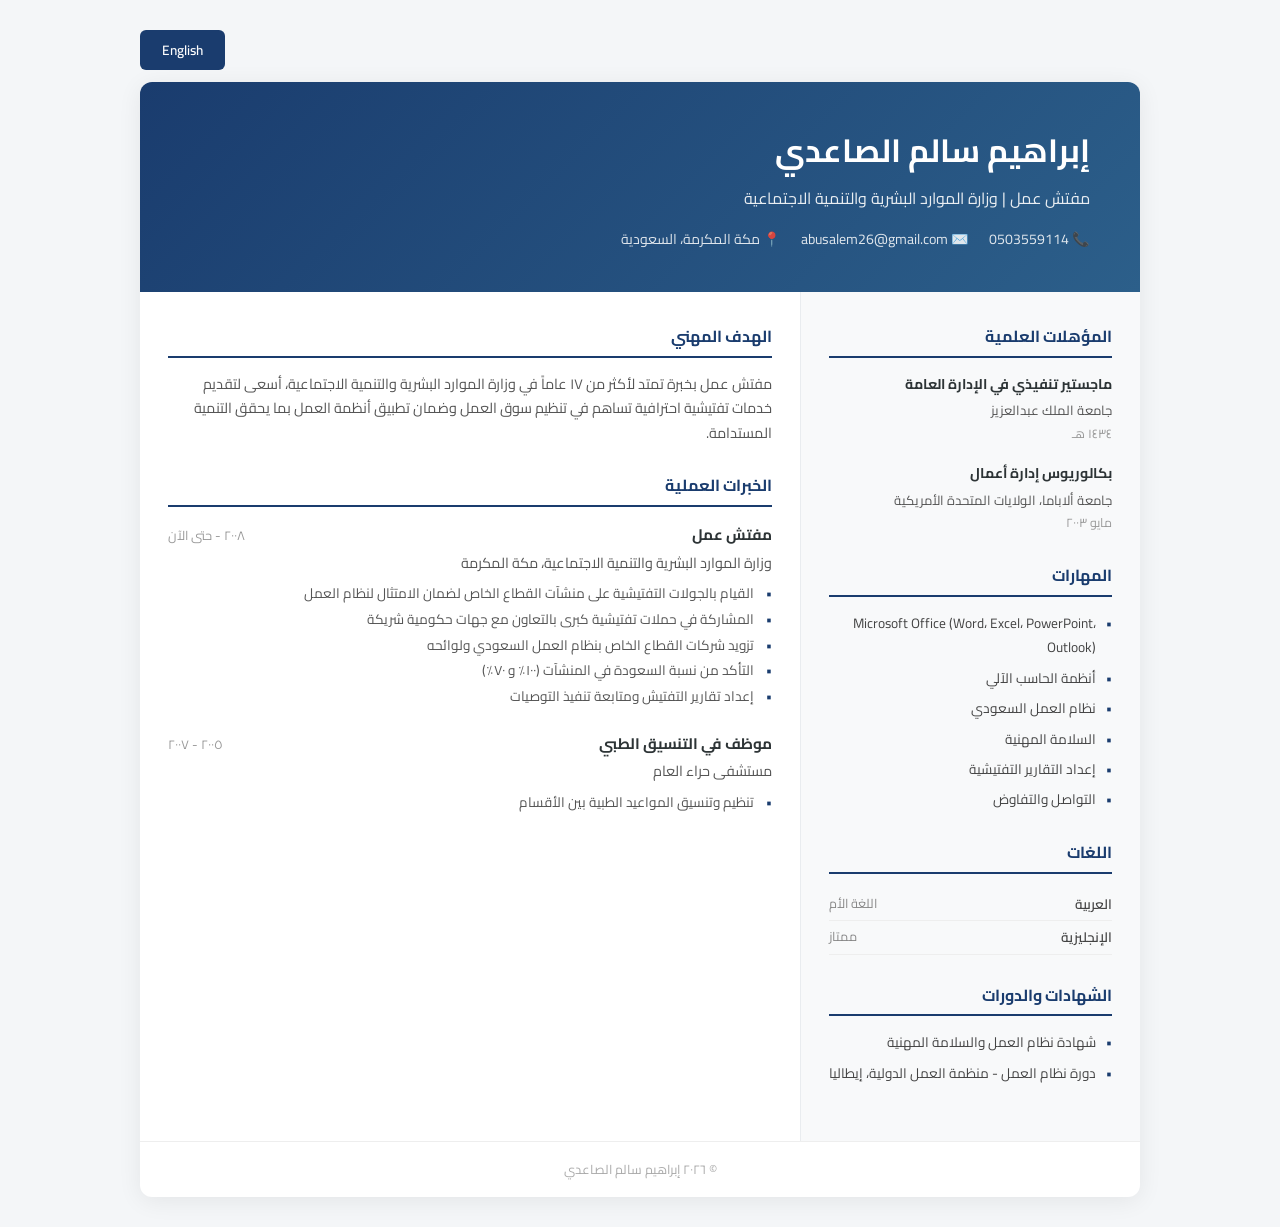
<file: index.html>
<!DOCTYPE html>
<html lang="ar" dir="rtl">
<head>
    <meta charset="UTF-8">
    <meta name="viewport" content="width=device-width, initial-scale=1.0">
    <title>إبراهيم سالم الصاعدي - السيرة الذاتية</title>
    <link rel="stylesheet" href="style.css">
    <link rel="preconnect" href="https://fonts.googleapis.com">
    <link rel="preconnect" href="https://fonts.gstatic.com" crossorigin>
    <link href="https://fonts.googleapis.com/css2?family=Cairo:wght@300;400;500;600;700&display=swap" rel="stylesheet">
</head>
<body>
    <div class="lang-toggle">
        <a href="en.html" class="lang-btn">English</a>
    </div>

    <div class="cv-container">
        <header class="cv-header">
            <h1>إبراهيم سالم الصاعدي</h1>
            <p class="cv-title">مفتش عمل | وزارة الموارد البشرية والتنمية الاجتماعية</p>
            <div class="cv-contact">
                <span>📞 0503559114</span>
                <span>✉️ abusalem26@gmail.com</span>
                <span>📍 مكة المكرمة، السعودية</span>
            </div>
        </header>

        <div class="cv-grid">
            <div class="cv-sidebar">
                <section>
                    <h3>المؤهلات العلمية</h3>
                    <div class="cv-item">
                        <h4>ماجستير تنفيذي في الإدارة العامة</h4>
                        <p class="cv-place">جامعة الملك عبدالعزيز</p>
                        <p class="cv-date">١٤٣٤ هـ</p>
                    </div>
                    <div class="cv-item">
                        <h4>بكالوريوس إدارة أعمال</h4>
                        <p class="cv-place">جامعة ألاباما، الولايات المتحدة الأمريكية</p>
                        <p class="cv-date">مايو ٢٠٠٣</p>
                    </div>
                </section>

                <section>
                    <h3>المهارات</h3>
                    <ul class="cv-skills">
                        <li>Microsoft Office (Word، Excel، PowerPoint، Outlook)</li>
                        <li>أنظمة الحاسب الآلي</li>
                        <li>نظام العمل السعودي</li>
                        <li>السلامة المهنية</li>
                        <li>إعداد التقارير التفتيشية</li>
                        <li>التواصل والتفاوض</li>
                    </ul>
                </section>

                <section>
                    <h3>اللغات</h3>
                    <ul class="cv-langs">
                        <li><span>العربية</span> <span>اللغة الأم</span></li>
                        <li><span>الإنجليزية</span> <span>ممتاز</span></li>
                    </ul>
                </section>

                <section>
                    <h3>الشهادات والدورات</h3>
                    <ul class="cv-certs">
                        <li>شهادة نظام العمل والسلامة المهنية</li>
                        <li>دورة نظام العمل - منظمة العمل الدولية، إيطاليا</li>
                    </ul>
                </section>
            </div>

            <div class="cv-main">
                <section>
                    <h3>الهدف المهني</h3>
                    <p>مفتش عمل بخبرة تمتد لأكثر من ١٧ عاماً في وزارة الموارد البشرية والتنمية الاجتماعية، أسعى لتقديم خدمات تفتيشية احترافية تساهم في تنظيم سوق العمل وضمان تطبيق أنظمة العمل بما يحقق التنمية المستدامة.</p>
                </section>

                <section>
                    <h3>الخبرات العملية</h3>

                    <div class="cv-job">
                        <div class="job-header">
                            <h4>مفتش عمل</h4>
                            <span class="job-date">٢٠٠٨ - حتى الآن</span>
                        </div>
                        <p class="job-place">وزارة الموارد البشرية والتنمية الاجتماعية، مكة المكرمة</p>
                        <ul class="job-details">
                            <li>القيام بالجولات التفتيشية على منشآت القطاع الخاص لضمان الامتثال لنظام العمل</li>
                            <li>المشاركة في حملات تفتيشية كبرى بالتعاون مع جهات حكومية شريكة</li>
                            <li>تزويد شركات القطاع الخاص بنظام العمل السعودي ولوائحه</li>
                            <li>التأكد من نسبة السعودة في المنشآت (١٠٠٪ و ٧٠٪)</li>
                            <li>إعداد تقارير التفتيش ومتابعة تنفيذ التوصيات</li>
                        </ul>
                    </div>

                    <div class="cv-job">
                        <div class="job-header">
                            <h4>موظف في التنسيق الطبي</h4>
                            <span class="job-date">٢٠٠٥ - ٢٠٠٧</span>
                        </div>
                        <p class="job-place">مستشفى حراء العام</p>
                        <ul class="job-details">
                            <li>تنظيم وتنسيق المواعيد الطبية بين الأقسام</li>
                        </ul>
                    </div>
                </section>
            </div>
        </div>

        <footer class="cv-footer">
            <p>&copy; ٢٠٢٦ إبراهيم سالم الصاعدي</p>
        </footer>
    </div>
</body>
</html>
</file>
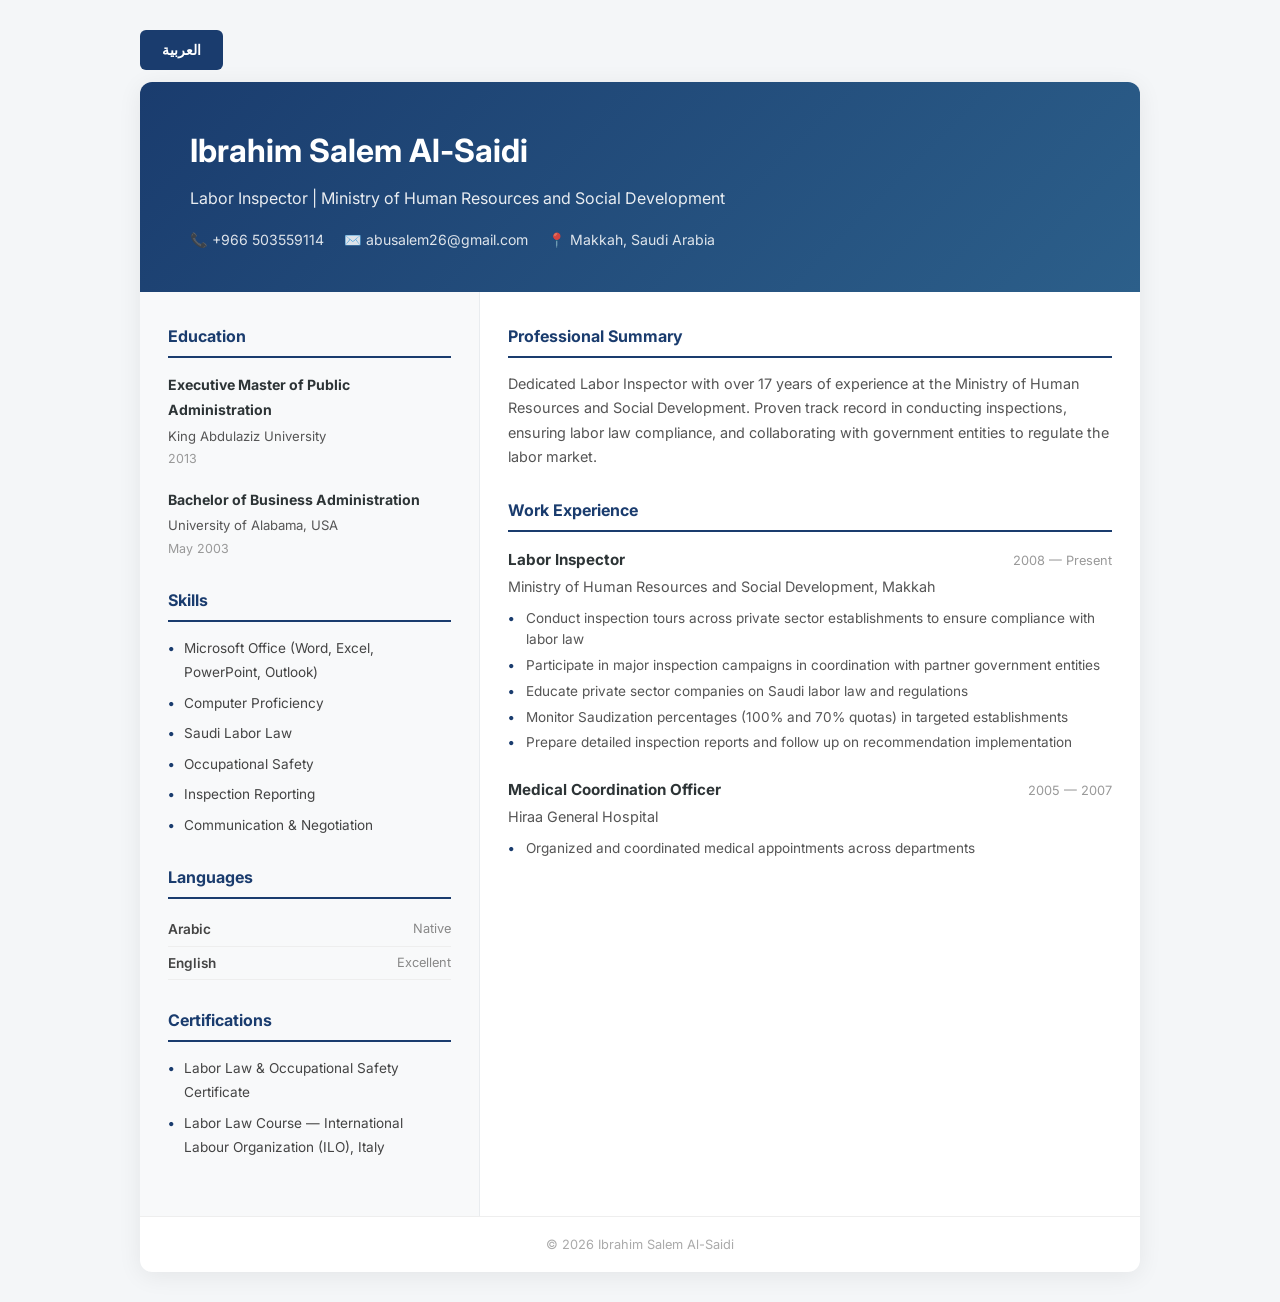
<file: en.html>
<!DOCTYPE html>
<html lang="en" dir="ltr">
<head>
    <meta charset="UTF-8">
    <meta name="viewport" content="width=device-width, initial-scale=1.0">
    <title>Ibrahim Salem Al-Saidi - CV</title>
    <link rel="stylesheet" href="style.css">
    <link rel="preconnect" href="https://fonts.googleapis.com">
    <link rel="preconnect" href="https://fonts.gstatic.com" crossorigin>
    <link href="https://fonts.googleapis.com/css2?family=Inter:wght@300;400;500;600;700&display=swap" rel="stylesheet">
</head>
<body class="en">
    <div class="lang-toggle">
        <a href="index.html" class="lang-btn">العربية</a>
    </div>

    <div class="cv-container">
        <header class="cv-header">
            <h1>Ibrahim Salem Al-Saidi</h1>
            <p class="cv-title">Labor Inspector | Ministry of Human Resources and Social Development</p>
            <div class="cv-contact">
                <span>📞 +966 503559114</span>
                <span>✉️ abusalem26@gmail.com</span>
                <span>📍 Makkah, Saudi Arabia</span>
            </div>
        </header>

        <div class="cv-grid">
            <div class="cv-sidebar">
                <section>
                    <h3>Education</h3>
                    <div class="cv-item">
                        <h4>Executive Master of Public Administration</h4>
                        <p class="cv-place">King Abdulaziz University</p>
                        <p class="cv-date">2013</p>
                    </div>
                    <div class="cv-item">
                        <h4>Bachelor of Business Administration</h4>
                        <p class="cv-place">University of Alabama, USA</p>
                        <p class="cv-date">May 2003</p>
                    </div>
                </section>

                <section>
                    <h3>Skills</h3>
                    <ul class="cv-skills">
                        <li>Microsoft Office (Word, Excel, PowerPoint, Outlook)</li>
                        <li>Computer Proficiency</li>
                        <li>Saudi Labor Law</li>
                        <li>Occupational Safety</li>
                        <li>Inspection Reporting</li>
                        <li>Communication & Negotiation</li>
                    </ul>
                </section>

                <section>
                    <h3>Languages</h3>
                    <ul class="cv-langs">
                        <li><span>Arabic</span> <span>Native</span></li>
                        <li><span>English</span> <span>Excellent</span></li>
                    </ul>
                </section>

                <section>
                    <h3>Certifications</h3>
                    <ul class="cv-certs">
                        <li>Labor Law & Occupational Safety Certificate</li>
                        <li>Labor Law Course — International Labour Organization (ILO), Italy</li>
                    </ul>
                </section>
            </div>

            <div class="cv-main">
                <section>
                    <h3>Professional Summary</h3>
                    <p>Dedicated Labor Inspector with over 17 years of experience at the Ministry of Human Resources and Social Development. Proven track record in conducting inspections, ensuring labor law compliance, and collaborating with government entities to regulate the labor market.</p>
                </section>

                <section>
                    <h3>Work Experience</h3>

                    <div class="cv-job">
                        <div class="job-header">
                            <h4>Labor Inspector</h4>
                            <span class="job-date">2008 — Present</span>
                        </div>
                        <p class="job-place">Ministry of Human Resources and Social Development, Makkah</p>
                        <ul class="job-details">
                            <li>Conduct inspection tours across private sector establishments to ensure compliance with labor law</li>
                            <li>Participate in major inspection campaigns in coordination with partner government entities</li>
                            <li>Educate private sector companies on Saudi labor law and regulations</li>
                            <li>Monitor Saudization percentages (100% and 70% quotas) in targeted establishments</li>
                            <li>Prepare detailed inspection reports and follow up on recommendation implementation</li>
                        </ul>
                    </div>

                    <div class="cv-job">
                        <div class="job-header">
                            <h4>Medical Coordination Officer</h4>
                            <span class="job-date">2005 — 2007</span>
                        </div>
                        <p class="job-place">Hiraa General Hospital</p>
                        <ul class="job-details">
                            <li>Organized and coordinated medical appointments across departments</li>
                        </ul>
                    </div>
                </section>
            </div>
        </div>

        <footer class="cv-footer">
            <p>&copy; 2026 Ibrahim Salem Al-Saidi</p>
        </footer>
    </div>
</body>
</html>
</file>
<file: style.css>
* {
    margin: 0;
    padding: 0;
    box-sizing: border-box;
}

body {
    font-family: 'Cairo', 'Segoe UI', sans-serif;
    background: #f4f6f8;
    color: #2d3436;
    line-height: 1.8;
    padding: 30px 20px;
}

body.en {
    font-family: 'Inter', 'Segoe UI', sans-serif;
}

.lang-toggle {
    text-align: left;
    max-width: 1000px;
    margin: 0 auto 12px;
}

.lang-btn {
    display: inline-block;
    background: #1a3c6e;
    color: #fff;
    padding: 8px 22px;
    border-radius: 6px;
    text-decoration: none;
    font-size: 0.85rem;
    font-weight: 600;
    transition: background 0.2s;
}

.lang-btn:hover {
    background: #2c5f8a;
}

.cv-container {
    max-width: 1000px;
    margin: 0 auto;
    background: #fff;
    border-radius: 12px;
    box-shadow: 0 4px 24px rgba(0,0,0,0.07);
    overflow: hidden;
}

.cv-header {
    background: linear-gradient(135deg, #1a3c6e, #2c5f8a);
    color: #fff;
    padding: 40px 50px;
}

.cv-header h1 {
    font-size: 2rem;
    font-weight: 700;
    margin-bottom: 4px;
}

.cv-title {
    font-size: 1rem;
    opacity: 0.9;
    margin-bottom: 14px;
}

.cv-contact {
    display: flex;
    gap: 20px;
    flex-wrap: wrap;
    font-size: 0.88rem;
    opacity: 0.85;
}

.cv-grid {
    display: grid;
    grid-template-columns: 34% 66%;
    gap: 0;
}

.cv-sidebar {
    background: #f8f9fa;
    padding: 30px 28px;
    border-left: 1px solid #e9ecef;
}

body.en .cv-sidebar {
    border-left: none;
    border-right: 1px solid #e9ecef;
}

.cv-main {
    padding: 30px 28px;
}

section {
    margin-bottom: 26px;
}

h3 {
    font-size: 1rem;
    font-weight: 700;
    color: #1a3c6e;
    border-bottom: 2px solid #1a3c6e;
    padding-bottom: 5px;
    margin-bottom: 14px;
}

.cv-item {
    margin-bottom: 16px;
}

.cv-item h4 {
    font-size: 0.88rem;
    font-weight: 700;
    color: #2d3436;
    margin-bottom: 2px;
}

.cv-place {
    font-size: 0.82rem;
    color: #555;
}

.cv-date {
    font-size: 0.78rem;
    color: #999;
}

.cv-skills, .cv-langs, .cv-certs {
    list-style: none;
}

.cv-skills li, .cv-certs li {
    position: relative;
    padding-right: 16px;
    font-size: 0.85rem;
    color: #444;
    margin-bottom: 6px;
}

body.en .cv-skills li, body.en .cv-certs li {
    padding-right: 0;
    padding-left: 16px;
}

.cv-skills li::before, .cv-certs li::before {
    content: "•";
    position: absolute;
    right: 0;
    color: #1a3c6e;
    font-weight: bold;
}

body.en .cv-skills li::before, body.en .cv-certs li::before {
    right: auto;
    left: 0;
}

.cv-langs li {
    display: flex;
    justify-content: space-between;
    font-size: 0.85rem;
    color: #444;
    padding: 4px 0;
    border-bottom: 1px solid #eee;
}

.cv-langs li span:first-child {
    font-weight: 600;
}

.cv-langs li span:last-child {
    color: #888;
    font-size: 0.8rem;
}

.cv-main p {
    font-size: 0.9rem;
    color: #555;
    line-height: 1.7;
}

.cv-job {
    margin-bottom: 22px;
}

.job-header {
    display: flex;
    justify-content: space-between;
    align-items: baseline;
    gap: 10px;
}

.job-header h4 {
    font-size: 0.95rem;
    font-weight: 700;
    color: #2d3436;
}

.job-date {
    font-size: 0.8rem;
    color: #999;
    white-space: nowrap;
}

.job-place {
    font-size: 0.85rem;
    color: #666;
    margin: 2px 0 8px;
}

.job-details {
    list-style: none;
    padding-right: 0;
}

.job-details li {
    position: relative;
    padding-right: 18px;
    font-size: 0.85rem;
    color: #555;
    margin-bottom: 4px;
    line-height: 1.6;
}

body.en .job-details li {
    padding-right: 0;
    padding-left: 18px;
}

.job-details li::before {
    content: "•";
    position: absolute;
    right: 0;
    color: #1a3c6e;
    font-weight: bold;
}

body.en .job-details li::before {
    right: auto;
    left: 0;
}

.cv-footer {
    text-align: center;
    padding: 16px 50px;
    border-top: 1px solid #eee;
    font-size: 0.8rem;
    color: #aaa;
}

@media (max-width: 700px) {
    body { padding: 15px 10px; }
    .cv-header { padding: 28px 20px; }
    .cv-header h1 { font-size: 1.5rem; }
    .cv-contact { flex-direction: column; gap: 6px; }
    .cv-grid { grid-template-columns: 1fr; }
    .cv-sidebar { border-left: none; border-bottom: 1px solid #e9ecef; }
    body.en .cv-sidebar { border-right: none; }
    .cv-main { padding: 20px; }
    .job-header { flex-direction: column; gap: 2px; }
}
</file>
